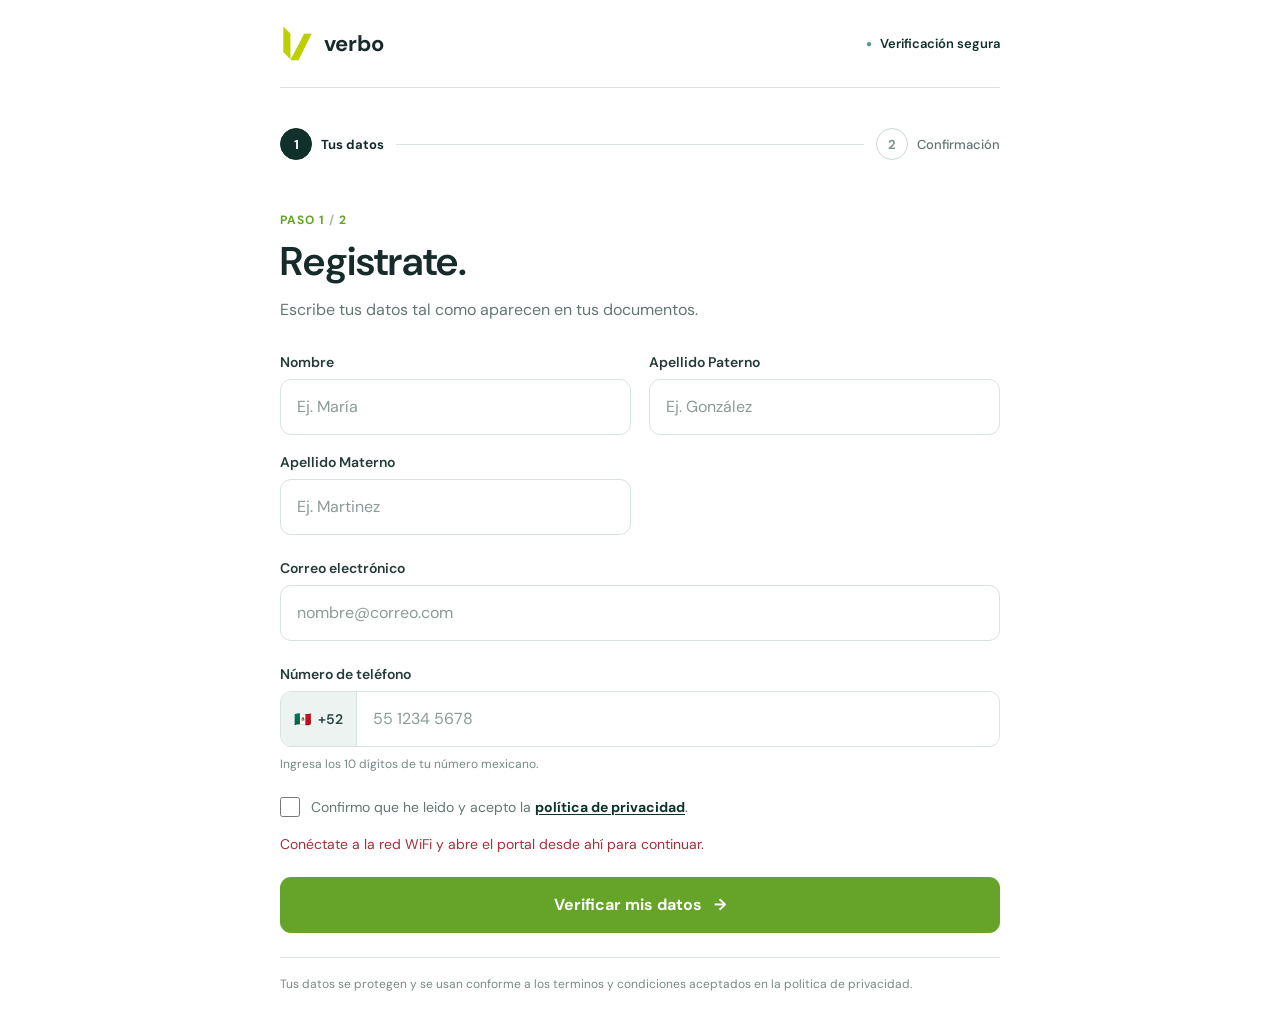
<file: index.html>
<!doctype html>
<html lang="es">
<head>
    <meta charset="UTF-8" />
    <meta name="viewport" content="width=device-width, initial-scale=1" />
    <meta name="theme-color" content="#172653" />
    <title>Verifica tu identidad</title>
    <link rel="preconnect" href="https://fonts.googleapis.com" />
    <link rel="preconnect" href="https://fonts.gstatic.com" crossorigin />
    <link
        href="https://fonts.googleapis.com/css2?family=DM+Sans:wght@400;500;600;700&display=swap"
        rel="stylesheet"
    />
    <link rel="stylesheet" href="styles.css" />
</head>
<body>
    <main class="verification-layout">
      <header class="site-header">
        <a class="brand" href="#top" aria-label="Verbo, inicio">
          <span class="brand-mark" aria-hidden="true"></span>
          <span>verbo</span>
        </a>
        <span class="secure-label"
          ><span aria-hidden="true">●</span> Verificación segura</span
        >
      </header>

      <section class="workflow" id="top" aria-label="Verificación de identidad">
        <div class="form-shell">
          <div class="progress" aria-label="Progreso de verificación">
            <div class="progress-item">
              <span
                class="progress-step is-active"
                id="step-indicator-1"
                aria-current="step"
                >1</span
              >
              <span class="progress-label">Tus datos</span>
            </div>
            <span class="progress-line" aria-hidden="true"></span>
            <div class="progress-item">
              <span class="progress-step" id="step-indicator-2">2</span>
              <span class="progress-label">Confirmación</span>
            </div>
          </div>

          <section id="details-step" class="step-panel">
            <p class="step-label">PASO 1 <span>/</span> 2</p>
            <h1>Registrate.</h1>
            <p class="form-intro">
              Escribe tus datos tal como aparecen en tus documentos.
            </p>

            <form id="details-form" novalidate>
              <div class="field-grid">
                <label class="field">
                  <span>Nombre</span>
                  <input
                    id="first-name"
                    name="firstName"
                    type="text"
                    placeholder="Ej. María"
                    autocomplete="given-name"
                    required
                  />
                </label>
                <label class="field">
                  <span>Apellido Paterno</span>
                  <input
                    id="last-name1"
                    name="lastName1"
                    type="text"
                    placeholder="Ej. González"
                    autocomplete="family-name"
                    required
                  />
                </label>
                <label class="field">
                  <span>Apellido Materno</span>
                  <input
                    id="last-name2"
                    name="lastName2"
                    type="text"
                    placeholder="Ej. Martinez"
                    autocomplete="family-name"
                  />
                </label>
              </div>

              <label class="field">
                <span>Correo electrónico</span>
                <input
                  id="email"
                  name="email"
                  type="email"
                  placeholder="nombre@correo.com"
                  autocomplete="email"
                  required
                />
              </label>

              <label class="field">
                <span>Número de teléfono</span>
                <span class="phone-control">
                  <span class="country-code" aria-label="Código de país México"
                    >🇲🇽 <span id="prefix">+52</span></span
                  >
                  <input
                    id="phone"
                    name="phone"
                    type="tel"
                    inputmode="numeric"
                    autocomplete="tel-national"
                    placeholder="55 1234 5678"
                    minlength="10"
                    maxlength="10"
                    pattern="[0-9]{10}"
                    aria-describedby="phone-hint"
                    required
                  />
                </span>
                <span class="field-hint" id="phone-hint"
                  >Ingresa los 10 dígitos de tu número mexicano.</span
                >
              </label>

              <label class="consent-row">
                <input id="consent" name="consent" type="checkbox" required />
                <span
                  >Confirmo que he leido y acepto la
                  <a href="#" id="open-policy">política de privacidad</a>.</span>
              </label>

              <dialog id="policy-modal">

                <div id="policy-content">Cargando...</div>
                <br>
                <button type="button" id="close-policy" class="text-button">Enterado / Cerrar</button>
              </dialog>


              <p
                class="form-message"
                id="details-message"
                role="alert"
                aria-live="polite"
                hidden
              ></p>
              <button class="primary-button" type="submit">
                Verificar mis datos <span aria-hidden="true">→</span>
              </button>
            </form>
          </section>

          <section id="code-step" class="step-panel" hidden>
            <p class="step-label">PASO 2 <span>/</span> 2</p>
            <h2>Ingresa tu código</h2>
            <p class="form-intro">
              Escribe el código de 6 dígitos para confirmar tu número
              <strong id="phone-summary"></strong>.
            </p>

            <form id="code-form" novalidate>
              <label class="field code-field">
                <span>Código de verificación</span>
                <input
                  id="verification-code"
                  name="code"
                  type="text"
                  inputmode="numeric"
                  autocomplete="one-time-code"
                  placeholder="000000"
                  minlength="6"
                  maxlength="6"
                  pattern="[0-9]{6}"
                  aria-describedby="code-hint"
                  required
                />
              </label>
              <p
                class="form-message"
                id="code-message"
                role="status"
                aria-live="polite"
                hidden
              ></p>
              <button class="primary-button" type="submit">
                Confirmar código <span aria-hidden="true">→</span>
              </button>
            </form>
            <div class="code-actions">
              <button class="text-button" id="resend-code" type="button">
                Generar otro código
              </button>
              <button class="text-button" id="edit-details" type="button">
                ← Corregir mis datos
              </button>
            </div>
          
          </section>

          <section id="wait-step" class="step-panel success-panel" hidden>
            <span class="wait-icon" aria-hidden="true">🛑⌛</span>
            <p class="step-label">ACCESO EN ESPERA</p>
            <h2 id="wait-title"></h2>
            <p id="wait-message" class="form-intro">
            </p>
          </section>

          <section id="success-step" class="step-panel success-panel" hidden>
            <span class="success-icon" aria-hidden="true">✓</span>
            <p class="step-label">VERIFICACIÓN COMPLETADA</p>
            <h2 id="success-title">Gracias, <span id="verified-name"></span></h2>
            <p class="form-intro">
              Tus datos quedaron confirmados.
            </p>
          </section>
        </div>
      </section>
      <footer class="page-footer">
        Tus datos se protegen y se usan conforme a los terminos y condiciones aceptados en la politica de privacidad.
      </footer>
    </main>
    <script type="module" src="js/main.js"></script>
  </body>
</html>
</file>
<file: styles.css>
:root {
    color-scheme: light;
    --ink: #172b2a;
    --muted: #647674;
    --line: #d8e3df;
    --accent: #65A428;
    --accent-dark: #10312b;
    --canvas: #ffffff;
    --teal: #10312b;
}

* { box-sizing: border-box; }

body {
    min-width: 320px;
    min-height: 100vh;
    margin: 0;
    color: var(--ink);
    background: var(--canvas);
    font-family: "DM Sans", sans-serif;
    -webkit-font-smoothing: antialiased;
}

button, input { font: inherit; }

.verification-layout {
    width: min(100% - 40px, 720px);
    min-height: 100vh;
    margin: 0 auto;
    padding: 0 0 22px;
}

.site-header {
    display: flex;
    min-height: 76px;
    align-items: center;
    justify-content: space-between;
    border-bottom: 1px solid var(--line);
}

.brand { display: inline-flex; align-items: center; gap: 9px; color: var(--ink); font-size: 22px; font-weight: 700; text-decoration: none; }
.brand-mark {
  display: block;
  width: 35px;
  height: 35px;
  background-color: #bccf00; /* color de la V */
  -webkit-mask: url("verbo-logo-silueta.png") center / contain no-repeat;
          mask: url("verbo-logo-silueta.png") center / contain no-repeat;
}
.secure-label { display: inline-flex; align-items: center; gap: 8px; color: var(--teal); font-size: 13px; font-weight: 600; }
.secure-label span { color: #48a180; font-size: 10px; }

.workflow { padding: 28px 0 24px; }
.form-shell { width: 100%; }
.progress { display: flex; align-items: center; gap: 12px; margin-bottom: 42px; }
.progress-item { display: flex; flex: 0 0 auto; align-items: center; gap: 9px; }
.progress-step { display: grid; width: 32px; height: 32px; flex: 0 0 32px; place-items: center; border: 1px solid #cbd8d3; border-radius: 50%; background: transparent; color: #81918d; font-size: 13px; font-weight: 700; transition: background .2s, color .2s; }
.progress-step.is-active, .progress-step.is-complete { border-color: var(--teal); background: var(--teal); color: #fff; }
.progress-label { color: #637572; font-size: 13px; font-weight: 500; white-space: nowrap; }
.progress-item:has(.is-active) .progress-label, .progress-item:has(.is-complete) .progress-label { color: var(--ink); font-weight: 700; }
.progress-line { height: 1px; flex: 1 1 auto; background: var(--line); }

.step-label { margin: 0 0 10px; color: var(--accent); font-size: 12px; font-weight: 700; letter-spacing: 1px; }
.step-label span { color: #a9b6b1; }
.step-panel h1, .step-panel h2 { max-width: 580px; margin: 0; font-size: clamp(30px, 6vw, 40px); font-weight: 600; line-height: 1.16; }
.form-intro { margin: 13px 0 30px; color: var(--muted); font-size: 16px; line-height: 1.6; }
.form-intro strong { color: var(--ink); font-weight: 600; }
#details-form, #code-form { display: grid; gap: 22px; }
.field-grid { display: grid; grid-template-columns: 1fr 1fr; gap: 18px; }
.field { display: grid; min-width: 0; gap: 8px; color: #263b38; font-size: 14px; font-weight: 600; }
.field input { width: 100%; height: 56px; min-width: 0; padding: 0 16px; border: 1px solid var(--line); border-radius: 11px; outline: none; background: #fff; color: var(--ink); font-size: 16px; font-weight: 400; transition: border-color .18s, box-shadow .18s; }
.field input::placeholder { color: #8b9b97; opacity: 1; }
.field input:focus { border-color: var(--teal); box-shadow: 0 0 0 3px rgb(30 98 91 / 12%); }
.field input[aria-invalid="true"] { border-color: #c83d4d; }
.phone-control { display: flex; min-width: 0; height: 56px; overflow: hidden; border: 1px solid var(--line); border-radius: 11px; background: #fff; }
.phone-control:focus-within { border-color: var(--teal); box-shadow: 0 0 0 3px rgb(30 98 91 / 12%); }
.country-code { display: flex; flex: 0 0 76px; align-items: center; justify-content: center; gap: 7px; border-right: 1px solid var(--line); background: #edf3f0; color: #2b4642; font-weight: 600; }
.phone-control input { height: 100%; border: 0; border-radius: 0; box-shadow: none; }
.phone-control input:focus { box-shadow: none; }
.field-hint { color: #788985; font-size: 12px; font-weight: 400; line-height: 1.5; }
.consent-row { display: flex; align-items: flex-start; gap: 11px; color: var(--muted); font-size: 14px; line-height: 1.55; }
.consent-row input { width: 20px; height: 20px; flex: 0 0 20px; margin: 0; accent-color: var(--teal); }
.consent-row a { color: var(--teal); font-weight: 700; text-decoration-thickness: 1px; text-underline-offset: 2px; }
.primary-button { display: flex; min-height: 56px; align-items: center; justify-content: center; gap: 12px; border: 0; border-radius: 11px; background: var(--accent); color: #fff; cursor: pointer; font-size: 16px; font-weight: 700; transition: background .18s, transform .18s; }
.check-server-status{display:inline ; min-height: 20px; align-items: end; justify-content: center; gap: 12px; border: 0; border-radius: 5px; background: var(--accent); color: #fff; cursor: pointer; font-size: 16px; font-weight: 700;}
.primary-button:hover { background: var(--accent-dark); }
.primary-button:active { transform: translateY(1px); }
.primary-button:focus-visible, .text-button:focus-visible { outline: 3px solid rgb(214 83 61 / 28%); outline-offset: 3px; }
.form-message { margin: -8px 0 0; color: #a52f3d; font-size: 14px; }
.form-message[hidden], [hidden] { display: none !important; }
.code-field input { max-width: 300px; height: 64px; font-size: 24px; letter-spacing: 6px; text-align: center; }
.code-actions { display: flex; flex-wrap: wrap; justify-content: space-between; gap: 12px; margin-top: 18px; }
.text-button { min-height: 40px; padding: 4px 0; border: 0; background: transparent; color: var(--teal); cursor: pointer; font-size: 14px; font-weight: 700; }
.text-button:hover { text-decoration: underline; text-underline-offset: 3px; }
.text-button:disabled { text-decoration: none; color: rgb(100, 105, 105); opacity: 0.6; cursor: not-allowed; transform: scale(1); }
.demo-notice { margin-top: 20px; padding: 13px 15px; border-left: 3px solid var(--accent); background: #fff1ed; color: #713b30; font-size: 13px; line-height: 1.55; }
.success-panel { padding-top: 8px; }
.success-icon { display: grid; width: 52px; height: 52px; margin-bottom: 22px; place-items: center; border-radius: 16px 16px 16px 4px; background: #dff1e9; color: var(--teal); font-size: 25px; font-weight: 700; }
.page-footer { padding-top: 17px; border-top: 1px solid var(--line); color: #7a8985; font-size: 12px; line-height: 1.5; }
#policy-modal { padding: 15px; border: 1px solid #adadad; box-shadow: 0 10px 25px rgba(0, 0, 0, 0.2); color:#273d3c; background-color: #f4f7f5; justify-content:space-evenly; text-align:justify; text-justify:inter-word; hyphens: auto; max-width: 400px; }
#policy-content{ padding: 10px; padding-right: 10px; max-height: 500px; overflow-y: auto; }

@media (min-width: 700px) {
    .verification-layout { width: min(100% - 64px, 720px); }
    .site-header { min-height: 88px; }
    .workflow { padding-top: 40px; }
    .progress { margin-bottom: 52px; }
    #details-form, #code-form { gap: 24px; }
}

@media (max-width: 520px) {
    .verification-layout { width: calc(100% - 40px); }
    .site-header { min-height: 64px; }
    .brand { font-size: 20px; }
    .brand-mark { width: 30px; height: 30px; }
    .secure-label { gap: 6px; font-size: 11px; }
    .workflow { padding-top: 23px; }
    .progress { gap: 9px; margin-bottom: 34px; }
    .progress-item { gap: 7px; }
    .progress-label { font-size: 11px; }
    .progress-step { width: 29px; height: 29px; flex-basis: 29px; }
    .step-panel h1, .step-panel h2 { font-size: 31px; }
    .form-intro { margin: 11px 0 25px; font-size: 15px; }
    #details-form, #code-form { gap: 20px; }
    .field-grid { grid-template-columns: 1fr; gap: 20px; }
    .field { font-size: 14px; }
    .field input, .phone-control { height: 54px; }
    .consent-row { font-size: 13px; }
    .primary-button { min-height: 54px; }
    .page-footer { margin-top: 5px; }
}

@media (prefers-reduced-motion: reduce) {
    *, *::before, *::after { scroll-behavior: auto !important; transition-duration: .01ms !important; }
}

#policy-modal { 
    padding: 15px; 
    border: 1px solid #adadad; 
    box-shadow: 0 10px 25px rgba(0, 0, 0, 0.2); 
    color: #273d3c; 
    background-color: #f4f7f5; 
    text-align: justify; 
    width: 92%;
    max-width: 850px; 
    box-sizing: border-box;
}

#policy-content { 
    padding: 10px; 
    max-height: 70vh; 

    overflow-y: auto; 
    overflow-x: auto; 
    
    display: block; 
}

.p-wrapper {
    transform-origin: top left; 
    flex-shrink: 0; 
}

/* Ajustes de escala según tus pantallas */
@media (min-width: 700px) {
    .p-wrapper {
        width: 125%;          
        transform: scale(0.8); 
    }
}

@media (max-width: 520px) {
    .p-wrapper {
        width: 153.84%;        
        transform: scale(0.65); 
        min-width: 650px;
    }
}
</file>
